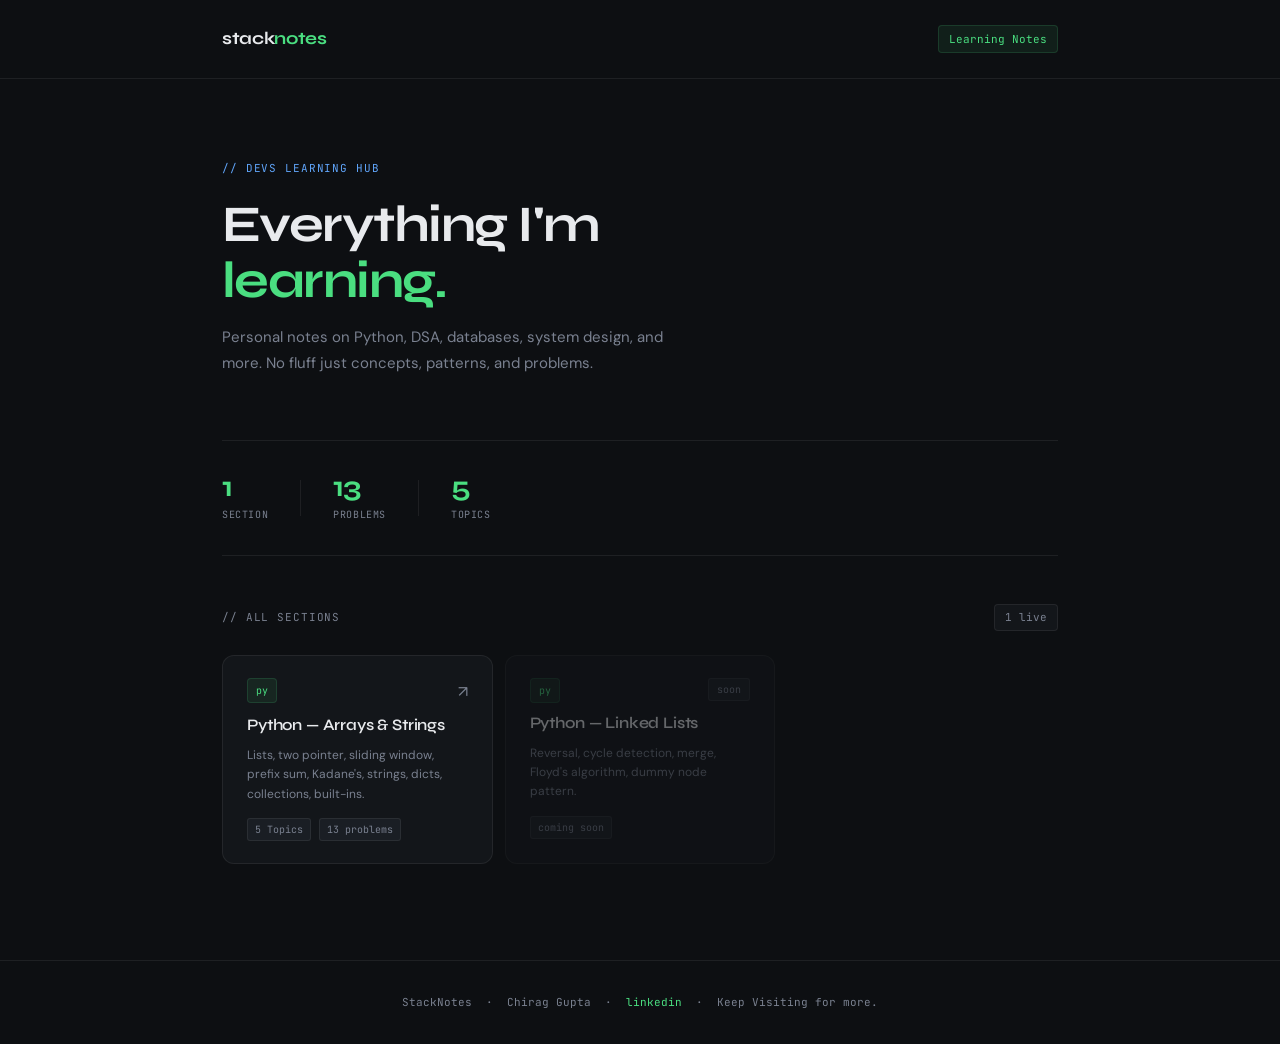
<file: index.html>
<!DOCTYPE html>
<html lang="en">
<head>
<meta charset="UTF-8">
<meta name="viewport" content="width=device-width, initial-scale=1.0">
<title>stacknotes</title>
<link rel="stylesheet" href="style.css">
<style>
  .index-hero {
    padding: 5rem 0 4rem;
    border-bottom: 1px solid var(--border);
  }

  .index-hero .hero-tag { margin-bottom: 1.2rem; }

  .subtitle {
    color: var(--muted);
    font-size: 15px;
    max-width: 480px;
    margin-top: 1rem;
    line-height: 1.7;
  }

  .notes-section {
    padding: 3rem 0 6rem;
  }

  .section-meta {
    display: flex;
    align-items: center;
    justify-content: space-between;
    margin-bottom: 1.5rem;
  }

  .section-title-label {
    font-family: 'JetBrains Mono', monospace;
    font-size: 11px;
    color: var(--muted);
    letter-spacing: 0.08em;
    text-transform: uppercase;
  }

  .count-badge {
    font-family: 'JetBrains Mono', monospace;
    font-size: 11px;
    color: var(--muted);
    background: var(--surface);
    border: 1px solid var(--border);
    padding: 3px 10px;
    border-radius: 4px;
  }

  .notes-grid {
    display: grid;
    grid-template-columns: repeat(auto-fill, minmax(260px, 1fr));
    gap: 12px;
  }

  .note-card {
    background: var(--surface);
    border: 1px solid var(--border);
    border-radius: 12px;
    padding: 1.4rem 1.5rem;
    text-decoration: none;
    color: var(--text);
    display: flex;
    flex-direction: column;
    gap: 10px;
    transition: all 0.15s ease;
    position: relative;
    overflow: hidden;
  }

  .note-card::before {
    content: '';
    position: absolute;
    top: 0; left: 0; right: 0;
    height: 2px;
    background: var(--accent);
    opacity: 0;
    transition: opacity 0.15s ease;
  }

  .note-card:hover {
    border-color: var(--border2);
    background: var(--surface2);
    transform: translateY(-1px);
  }

  .note-card:hover::before { opacity: 1; }

  .note-top {
    display: flex;
    align-items: flex-start;
    justify-content: space-between;
    gap: 8px;
  }

  .note-icon {
    font-family: 'JetBrains Mono', monospace;
    font-size: 10px;
    color: var(--accent);
    background: var(--tag-bg);
    border: 1px solid rgba(74,222,128,0.15);
    padding: 3px 8px;
    border-radius: 4px;
    white-space: nowrap;
  }

  .note-arrow {
    color: var(--muted);
    font-size: 16px;
    transition: transform 0.15s;
  }

  .note-card:hover .note-arrow { transform: translate(2px, -2px); }

  .note-title {
    font-family: 'Syne', sans-serif;
    font-size: 1rem;
    font-weight: 600;
    color: var(--text);
    letter-spacing: -0.01em;
    line-height: 1.3;
  }

  .note-desc {
    font-size: 12px;
    color: var(--muted);
    line-height: 1.6;
  }

  .note-footer {
    display: flex;
    align-items: center;
    gap: 8px;
    margin-top: 4px;
  }

  .note-tag {
    font-family: 'JetBrains Mono', monospace;
    font-size: 10px;
    color: var(--muted);
    background: var(--surface2);
    border: 1px solid var(--border);
    padding: 2px 7px;
    border-radius: 3px;
  }

  .coming-soon {
    opacity: 0.4;
    pointer-events: none;
    cursor: default;
  }

  .coming-soon::before { display: none; }

  .cs-badge {
    font-family: 'JetBrains Mono', monospace;
    font-size: 10px;
    color: var(--muted);
    background: var(--surface2);
    border: 1px solid var(--border);
    padding: 2px 8px;
    border-radius: 3px;
  }

  .stat-row {
    display: flex;
    align-items: center;
    gap: 2rem;
    padding: 2rem 0;
    border-bottom: 1px solid var(--border);
  }

  .stat { text-align: left; }

  .stat-num {
    font-family: 'Syne', sans-serif;
    font-size: 1.8rem;
    font-weight: 700;
    color: var(--accent);
    letter-spacing: -0.03em;
    line-height: 1;
  }

  .stat-label {
    font-family: 'JetBrains Mono', monospace;
    font-size: 10px;
    color: var(--muted);
    text-transform: uppercase;
    letter-spacing: 0.06em;
    margin-top: 4px;
  }

  .stat-divider {
    width: 1px;
    height: 36px;
    background: var(--border);
  }
</style>
</head>
<body>

<header>
  <div class="header-inner">
    <a href="index.html" class="logo">stack<span>notes</span></a>
    <span class="badge">Learning Notes</span>
  </div>
</header>

<div class="container">
  <div class="index-hero">
    <div class="hero-tag">// Devs Learning Hub</div>
    <h1>Everything I'm<br><em>learning.</em></h1>
    <p class="subtitle">Personal notes on Python, DSA, databases, system design, and more. No fluff just concepts, patterns, and problems.</p>
  </div>

  <div class="stat-row">
    <div class="stat">
      <div class="stat-num" id="page-count">1</div>
      <div class="stat-label">Section</div>
    </div>
    <div class="stat-divider"></div>
    <div class="stat">
      <div class="stat-num">13</div>
      <div class="stat-label">Problems</div>
    </div>
    <div class="stat-divider"></div>
    <div class="stat">
      <div class="stat-num">5</div>
      <div class="stat-label">Topics</div>
    </div>
  </div>

  <div class="notes-section">
    <div class="section-meta">
      <span class="section-title-label">// all sections</span>
      <span class="count-badge" id="live-count">1 live</span>
    </div>

    <div class="notes-grid">

      <!-- LIVE PAGES -->
      <a href="arrays-strings.html" class="note-card">
        <div class="note-top">
          <span class="note-icon">py</span>
          <span class="note-arrow">↗</span>
        </div>
        <div class="note-title">Python — Arrays & Strings</div>
        <div class="note-desc">Lists, two pointer, sliding window, prefix sum, Kadane's, strings, dicts, collections, built-ins.</div>
        <div class="note-footer">
          <span class="note-tag">5 Topics</span>
          <span class="note-tag">13 problems</span>
        </div>
      </a>

      <!-- COMING SOON PLACEHOLDERS -->
      <div class="note-card coming-soon">
        <div class="note-top">
          <span class="note-icon">py</span>
          <span class="cs-badge">soon</span>
        </div>
        <div class="note-title">Python — Linked Lists</div>
        <div class="note-desc">Reversal, cycle detection, merge, Floyd's algorithm, dummy node pattern.</div>
        <div class="note-footer">
          <span class="note-tag">coming soon</span>
        </div>
      </div>

    </div>
  </div>
</div>

<footer>
  <div class="container">
    StackNotes &nbsp;·&nbsp; Chirag Gupta &nbsp;·&nbsp; 
    <a href="https://www.linkedin.com/in/chiraggupta1706/" target="_blank" style="color: var(--accent); text-decoration: none;">linkedin</a>
    &nbsp;·&nbsp; Keep Visiting for more.
  </div>
</footer>

</body>
</html>
</file>
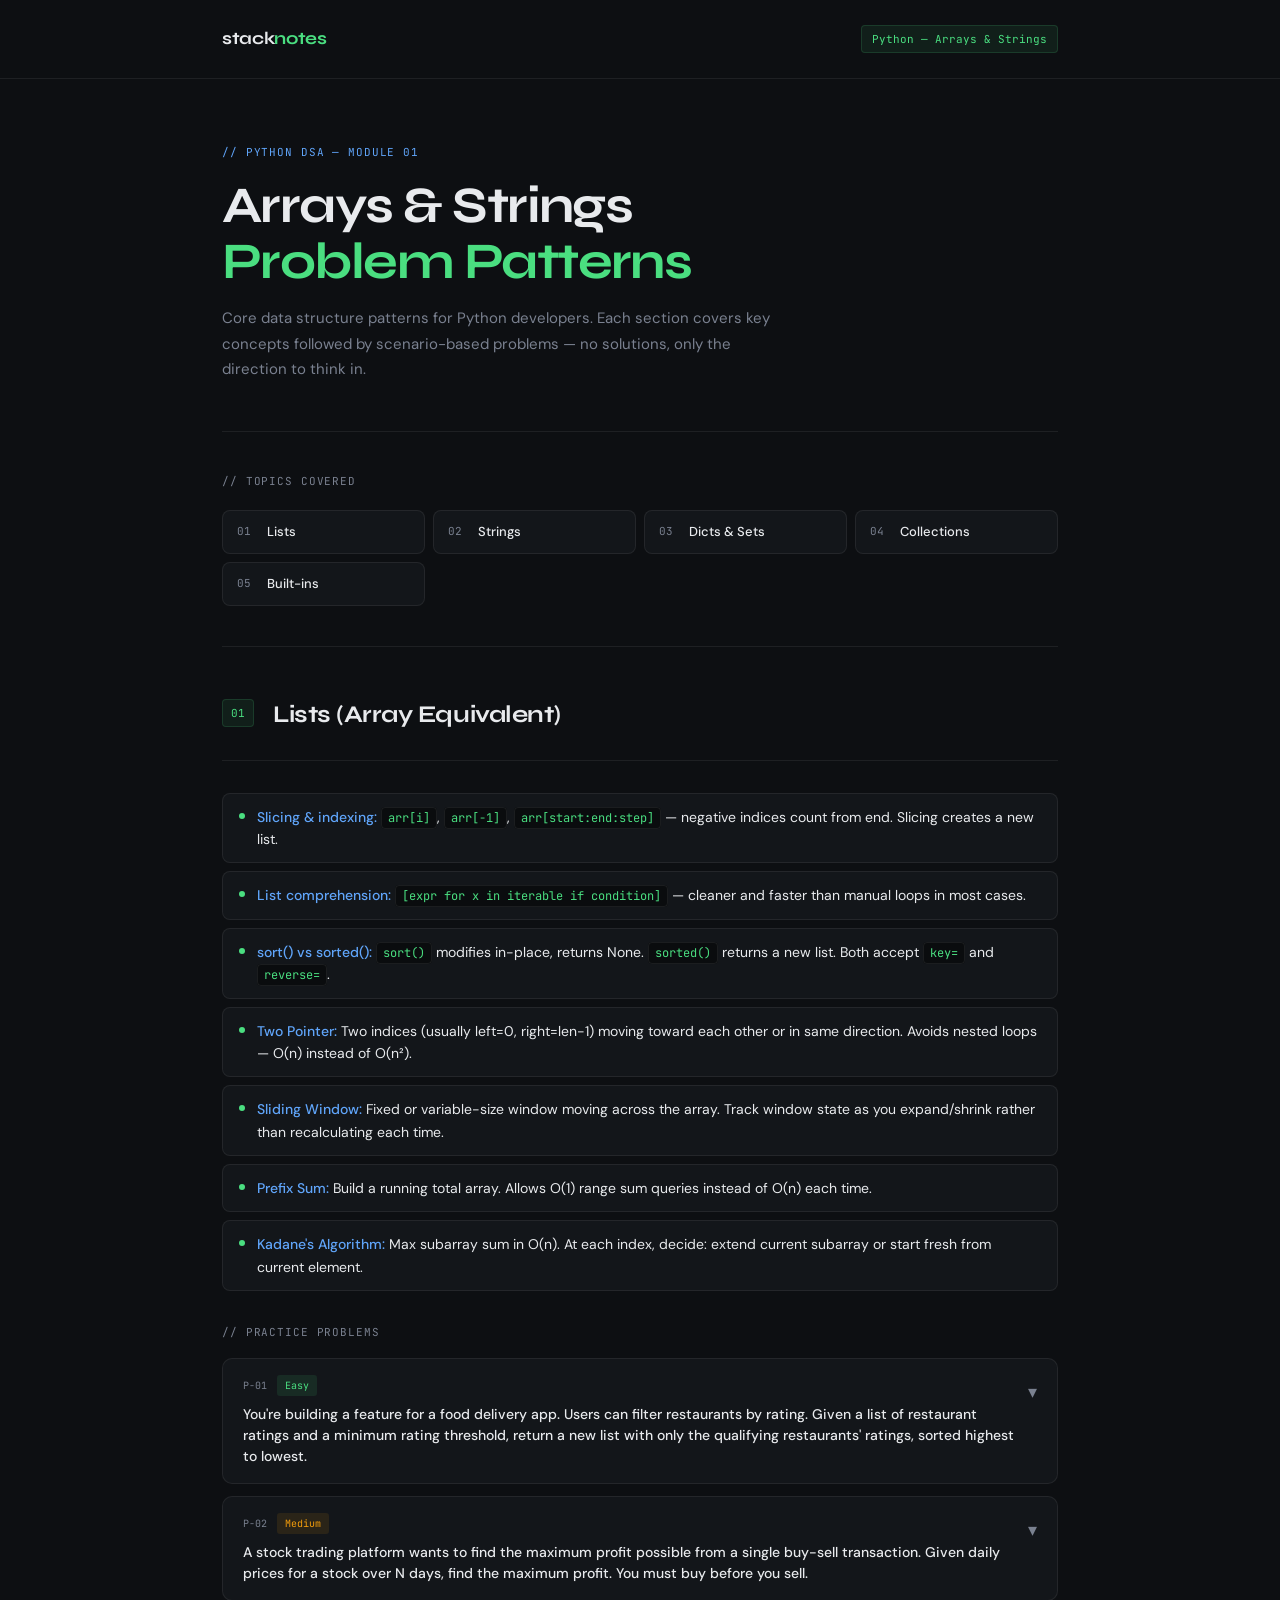
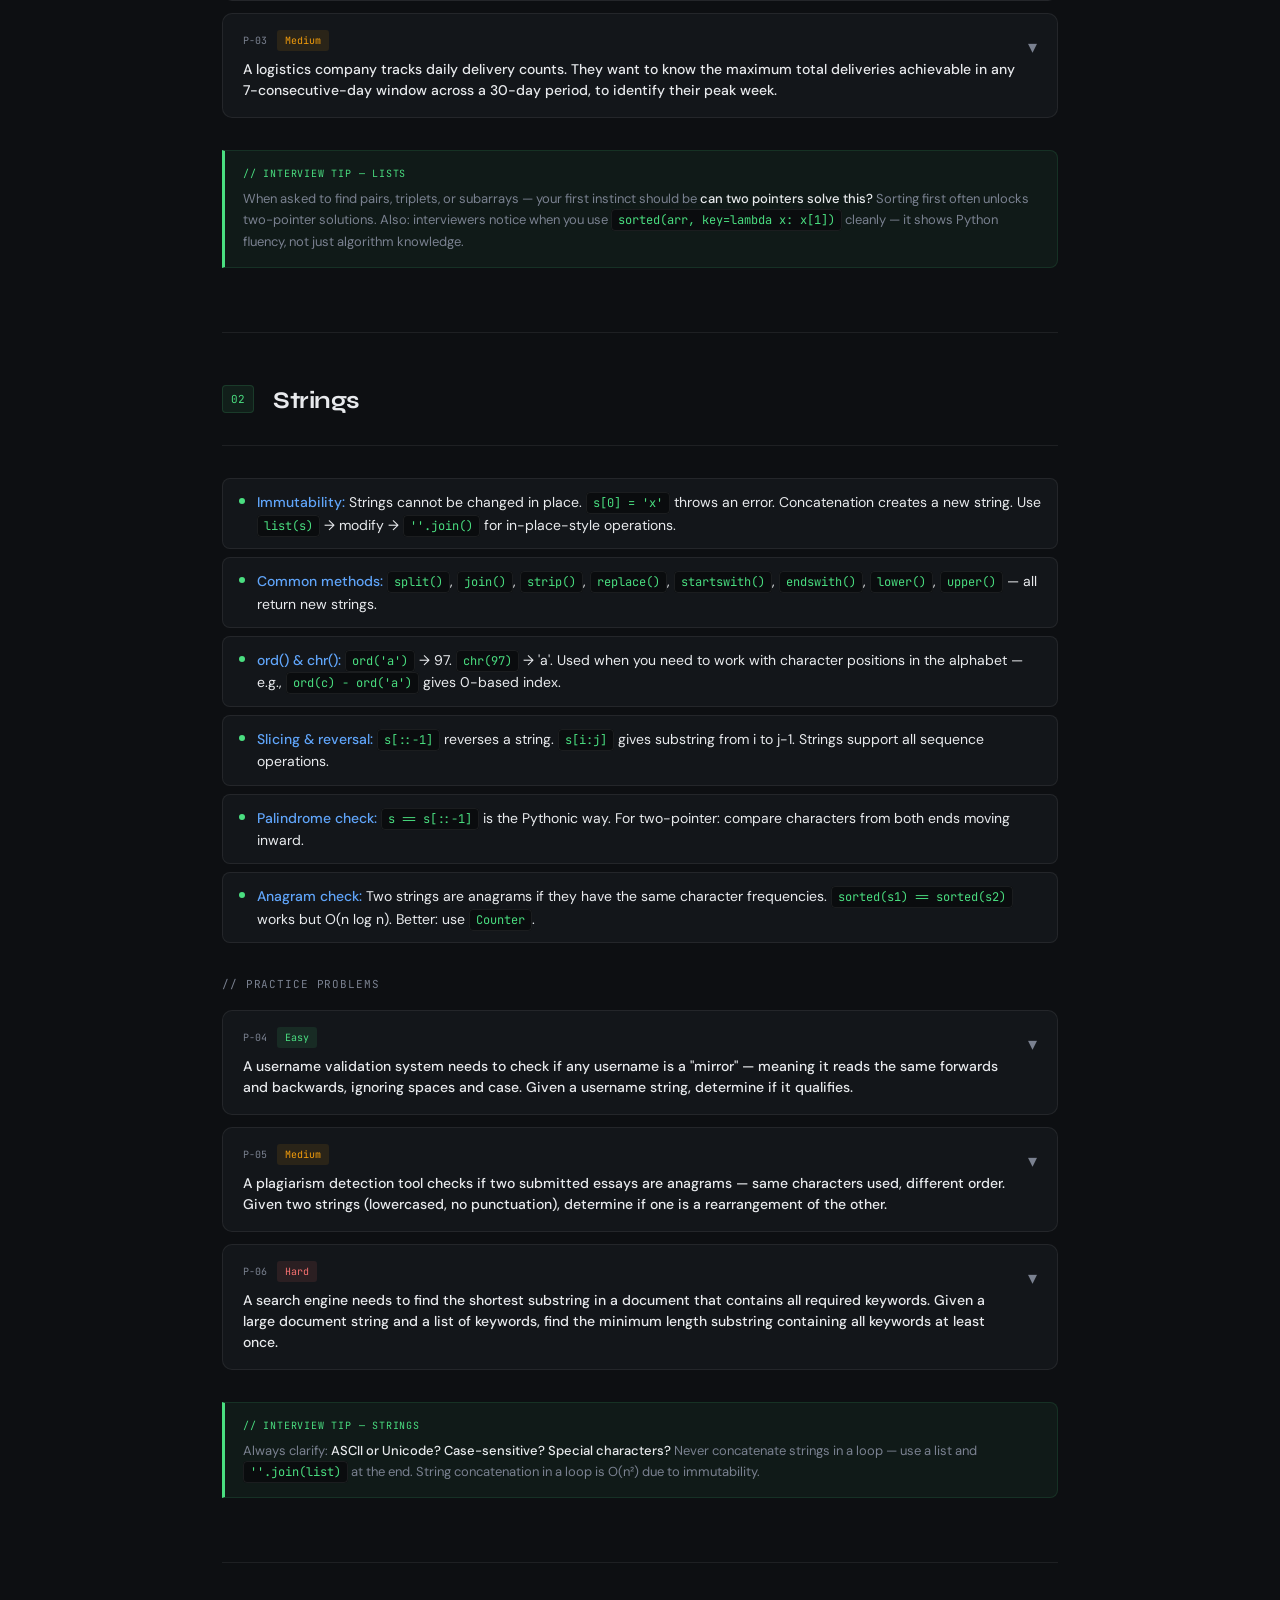
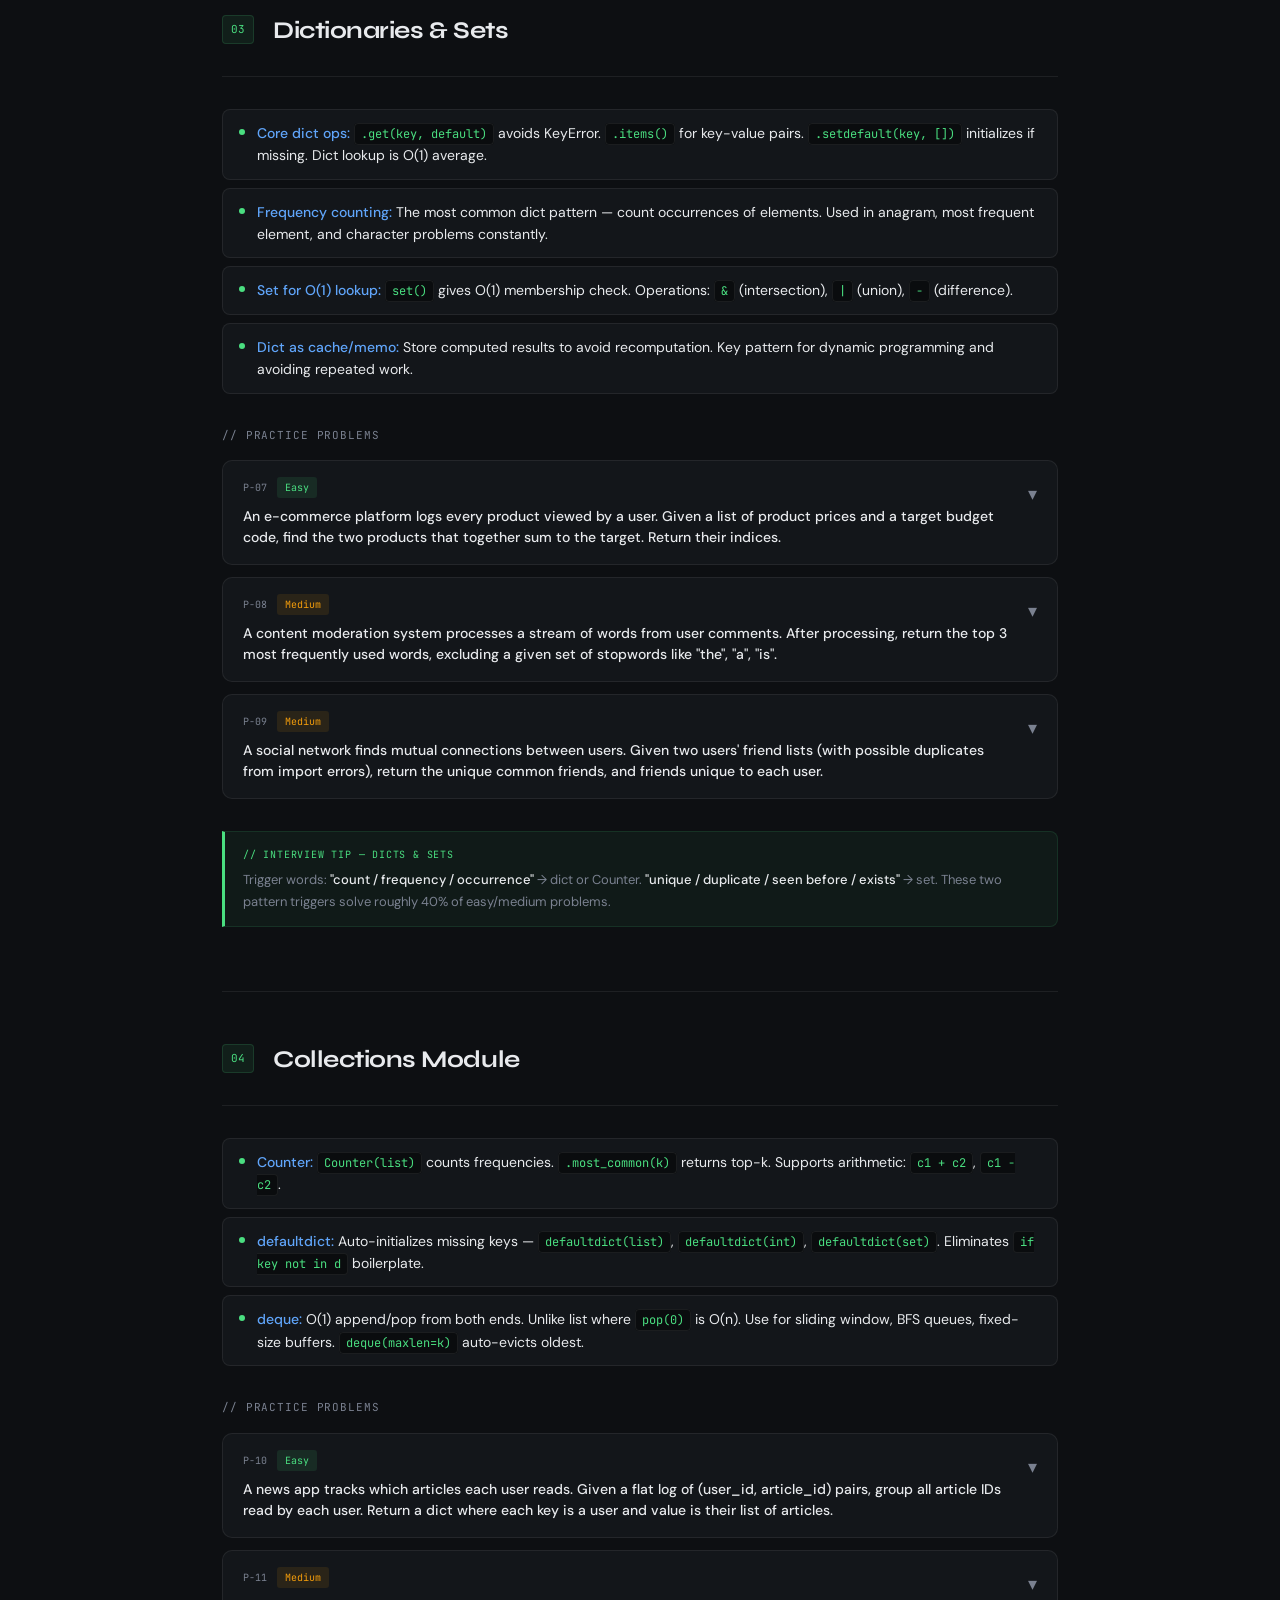
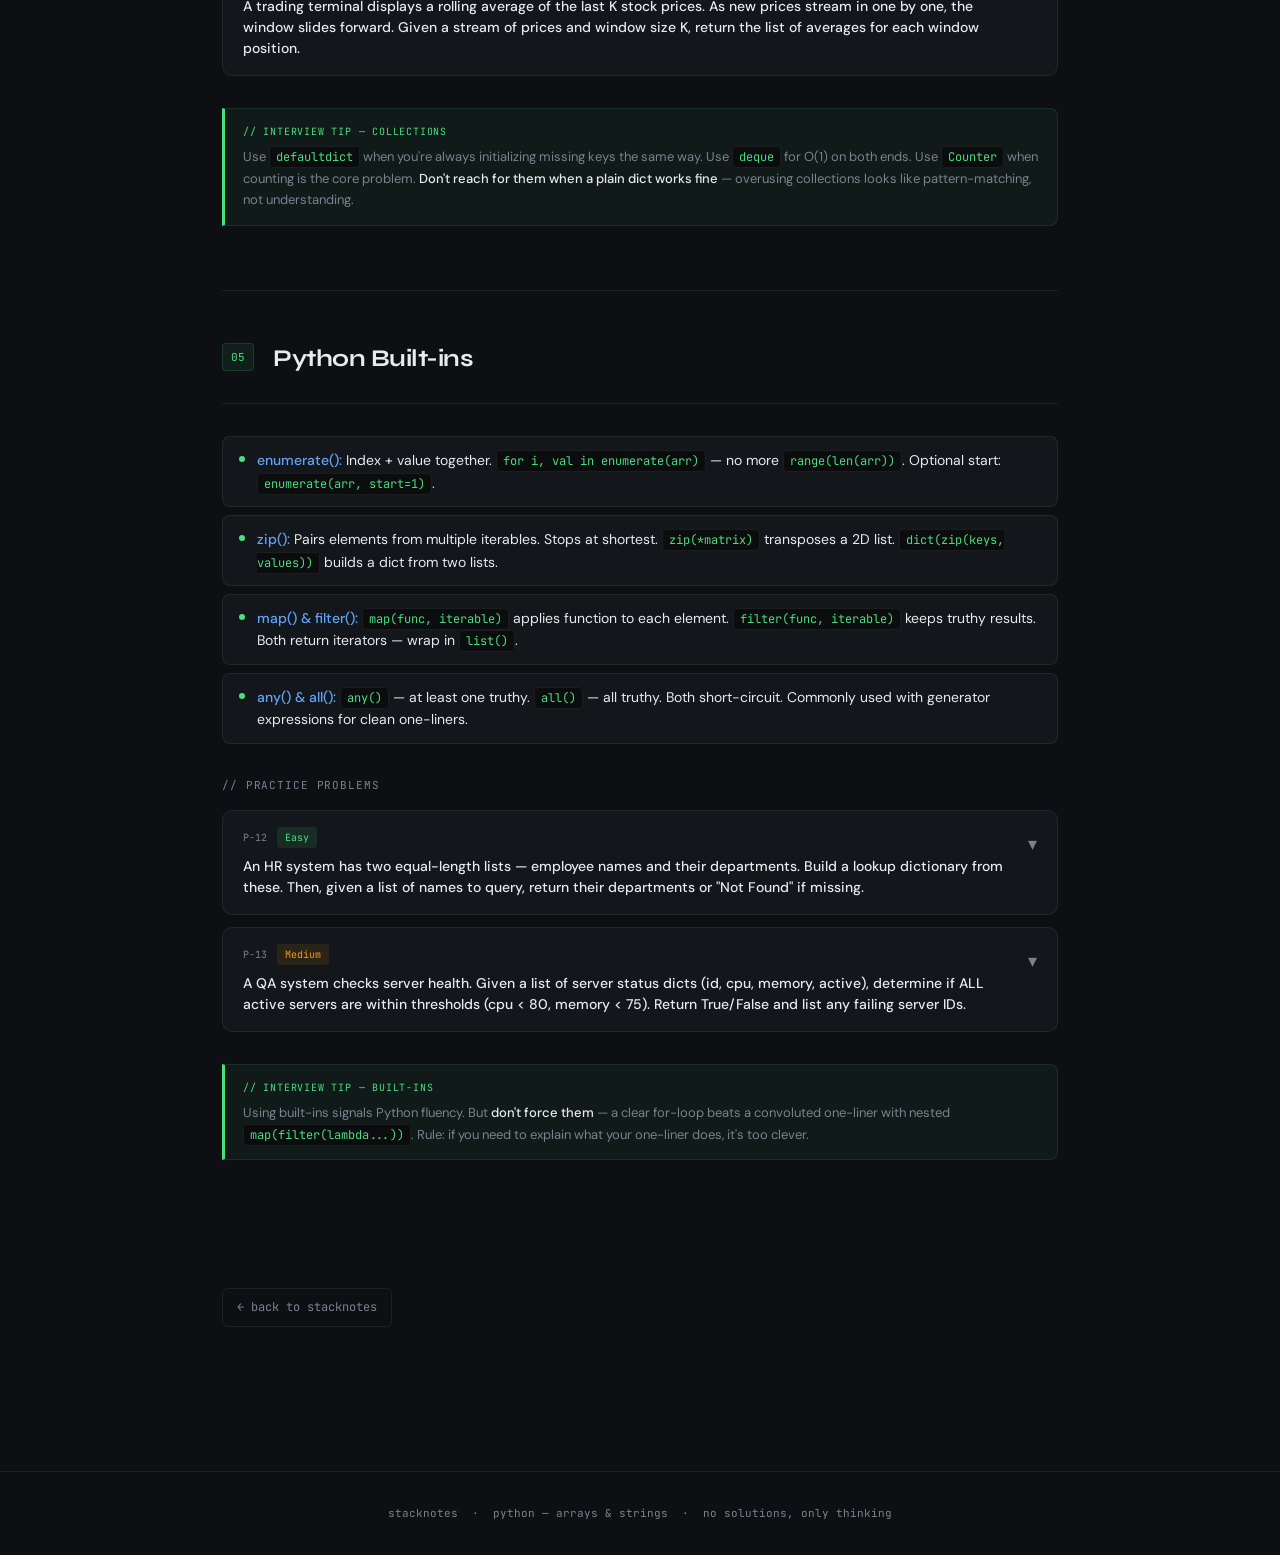
<file: Array-Strings.html>
<!DOCTYPE html>
<html lang="en">
<head>
<meta charset="UTF-8">
<meta name="viewport" content="width=device-width, initial-scale=1.0">
<title>stacknotes — Python: Arrays & Strings</title>
<link rel="stylesheet" href="style.css">
</head>
<body>

<header>
  <div class="header-inner">
    <a href="index.html" class="logo">stack<span>notes</span></a>
    <span class="badge">Python — Arrays & Strings</span>
  </div>
</header>

<div class="container">
  <div class="hero">
    <div class="hero-tag">// Python DSA — Module 01</div>
    <h1>Arrays & Strings<br><em>Problem Patterns</em></h1>
    <p class="hero-desc">Core data structure patterns for Python developers. Each section covers key concepts followed by scenario-based problems — no solutions, only the direction to think in.</p>
  </div>

  <div class="toc">
    <div class="toc-label">// Topics covered</div>
    <div class="toc-grid">
      <a href="#lists"       class="toc-item"><span class="toc-num">01</span><span class="toc-name">Lists</span></a>
      <a href="#strings"     class="toc-item"><span class="toc-num">02</span><span class="toc-name">Strings</span></a>
      <a href="#dicts"       class="toc-item"><span class="toc-num">03</span><span class="toc-name">Dicts & Sets</span></a>
      <a href="#collections" class="toc-item"><span class="toc-num">04</span><span class="toc-name">Collections</span></a>
      <a href="#builtins"    class="toc-item"><span class="toc-num">05</span><span class="toc-name">Built-ins</span></a>
    </div>
  </div>

  <div class="main-content">

    <!-- SECTION 1: LISTS -->
    <div class="section" id="lists">
      <div class="section-header">
        <span class="section-num">01</span>
        <h2>Lists (Array Equivalent)</h2>
      </div>

      <div class="concepts">
        <div class="concept-row"><div class="concept-dot"></div><div class="concept-text"><strong>Slicing & indexing:</strong> <code>arr[i]</code>, <code>arr[-1]</code>, <code>arr[start:end:step]</code> — negative indices count from end. Slicing creates a new list.</div></div>
        <div class="concept-row"><div class="concept-dot"></div><div class="concept-text"><strong>List comprehension:</strong> <code>[expr for x in iterable if condition]</code> — cleaner and faster than manual loops in most cases.</div></div>
        <div class="concept-row"><div class="concept-dot"></div><div class="concept-text"><strong>sort() vs sorted():</strong> <code>sort()</code> modifies in-place, returns None. <code>sorted()</code> returns a new list. Both accept <code>key=</code> and <code>reverse=</code>.</div></div>
        <div class="concept-row"><div class="concept-dot"></div><div class="concept-text"><strong>Two Pointer:</strong> Two indices (usually left=0, right=len-1) moving toward each other or in same direction. Avoids nested loops — O(n) instead of O(n²).</div></div>
        <div class="concept-row"><div class="concept-dot"></div><div class="concept-text"><strong>Sliding Window:</strong> Fixed or variable-size window moving across the array. Track window state as you expand/shrink rather than recalculating each time.</div></div>
        <div class="concept-row"><div class="concept-dot"></div><div class="concept-text"><strong>Prefix Sum:</strong> Build a running total array. Allows O(1) range sum queries instead of O(n) each time.</div></div>
        <div class="concept-row"><div class="concept-dot"></div><div class="concept-text"><strong>Kadane's Algorithm:</strong> Max subarray sum in O(n). At each index, decide: extend current subarray or start fresh from current element.</div></div>
      </div>

      <div class="problems-label">// Practice Problems</div>

      <div class="problem-card" onclick="toggle(this)">
        <div class="problem-header">
          <div>
            <div class="problem-meta"><span class="problem-num">P-01</span><span class="diff-badge easy">Easy</span></div>
            <div class="problem-title">You're building a feature for a food delivery app. Users can filter restaurants by rating. Given a list of restaurant ratings and a minimum rating threshold, return a new list with only the qualifying restaurants' ratings, sorted highest to lowest.</div>
          </div>
          <span class="chevron">▾</span>
        </div>
        <div class="problem-body">
          <div class="problem-statement">
            <p><strong>Input:</strong> <code>ratings = [4.2, 3.8, 4.7, 2.9, 4.5, 3.1]</code>, <code>min_rating = 4.0</code></p>
            <p><strong>Output:</strong> <code>[4.7, 4.5, 4.2]</code></p>
            <p>Do not modify the original list. The output should be a new list.</p>
          </div>
          <div class="constraints">Constraints: 1 ≤ len(ratings) ≤ 10⁴ | 0.0 ≤ rating ≤ 5.0 | 0.0 ≤ min_rating ≤ 5.0</div>
          <div class="approach-section">
            <div class="approach-label">→ Approach hint</div>
            <div class="approach-text">Think about what Python tool lets you filter an iterable based on a condition in one line. Then apply sorting with a direction. <strong>Key question:</strong> what does <code>sorted()</code> return vs <code>.sort()</code>? Which one preserves the original?</div>
          </div>
        </div>
      </div>

      <div class="problem-card" onclick="toggle(this)">
        <div class="problem-header">
          <div>
            <div class="problem-meta"><span class="problem-num">P-02</span><span class="diff-badge medium">Medium</span></div>
            <div class="problem-title">A stock trading platform wants to find the maximum profit possible from a single buy-sell transaction. Given daily prices for a stock over N days, find the maximum profit. You must buy before you sell.</div>
          </div>
          <span class="chevron">▾</span>
        </div>
        <div class="problem-body">
          <div class="problem-statement">
            <p><strong>Input:</strong> <code>prices = [120, 80, 100, 95, 140, 60, 150]</code></p>
            <p><strong>Output:</strong> <code>90</code> (buy at 60, sell at 150)</p>
            <p>If no profit is possible, return 0. You cannot sell before buying.</p>
          </div>
          <div class="constraints">Constraints: 1 ≤ len(prices) ≤ 10⁵ | 1 ≤ prices[i] ≤ 10⁴</div>
          <div class="approach-section">
            <div class="approach-label">→ Approach hint</div>
            <div class="approach-text">Brute force is O(n²) — check every pair. Can you do better? Think about what you need to track as you move left to right: <strong>the minimum price seen so far</strong>. At each step, what's the profit if you sell today? <strong>Key insight:</strong> you don't need to look back if you already know the cheapest buy price up to this point.</div>
          </div>
        </div>
      </div>

      <div class="problem-card" onclick="toggle(this)">
        <div class="problem-header">
          <div>
            <div class="problem-meta"><span class="problem-num">P-03</span><span class="diff-badge medium">Medium</span></div>
            <div class="problem-title">A logistics company tracks daily delivery counts. They want to know the maximum total deliveries achievable in any 7-consecutive-day window across a 30-day period, to identify their peak week.</div>
          </div>
          <span class="chevron">▾</span>
        </div>
        <div class="problem-body">
          <div class="problem-statement">
            <p><strong>Input:</strong> <code>deliveries = [12, 8, 15, 20, 7, 18, 25, 10, 14, 19, ...]</code> (30 values)</p>
            <p><strong>Output:</strong> Maximum sum of any 7 consecutive days</p>
            <p>The window must be exactly 7 days wide. Return the maximum sum found.</p>
          </div>
          <div class="constraints">Constraints: len(deliveries) = 30 | 0 ≤ deliveries[i] ≤ 1000</div>
          <div class="approach-section">
            <div class="approach-label">→ Approach hint</div>
            <div class="approach-text">If you recalculate the sum from scratch for every window, that's O(n*k). <strong>Sliding window idea:</strong> when you move one step forward, what changes in your sum? You lose the leftmost element and gain a new rightmost element. Can you update the sum in O(1) instead of recalculating? Start with the first window's sum, then slide.</div>
          </div>
        </div>
      </div>

      <div class="tip-box">
        <div class="tip-label">// Interview tip — Lists</div>
        <div class="tip-text">When asked to find pairs, triplets, or subarrays — your first instinct should be <strong>can two pointers solve this?</strong> Sorting first often unlocks two-pointer solutions. Also: interviewers notice when you use <code>sorted(arr, key=lambda x: x[1])</code> cleanly — it shows Python fluency, not just algorithm knowledge.</div>
      </div>
    </div>

    <div class="divider"></div>

    <!-- SECTION 2: STRINGS -->
    <div class="section" id="strings">
      <div class="section-header">
        <span class="section-num">02</span>
        <h2>Strings</h2>
      </div>

      <div class="concepts">
        <div class="concept-row"><div class="concept-dot"></div><div class="concept-text"><strong>Immutability:</strong> Strings cannot be changed in place. <code>s[0] = 'x'</code> throws an error. Concatenation creates a new string. Use <code>list(s)</code> → modify → <code>''.join()</code> for in-place-style operations.</div></div>
        <div class="concept-row"><div class="concept-dot"></div><div class="concept-text"><strong>Common methods:</strong> <code>split()</code>, <code>join()</code>, <code>strip()</code>, <code>replace()</code>, <code>startswith()</code>, <code>endswith()</code>, <code>lower()</code>, <code>upper()</code> — all return new strings.</div></div>
        <div class="concept-row"><div class="concept-dot"></div><div class="concept-text"><strong>ord() & chr():</strong> <code>ord('a')</code> → 97. <code>chr(97)</code> → 'a'. Used when you need to work with character positions in the alphabet — e.g., <code>ord(c) - ord('a')</code> gives 0-based index.</div></div>
        <div class="concept-row"><div class="concept-dot"></div><div class="concept-text"><strong>Slicing & reversal:</strong> <code>s[::-1]</code> reverses a string. <code>s[i:j]</code> gives substring from i to j-1. Strings support all sequence operations.</div></div>
        <div class="concept-row"><div class="concept-dot"></div><div class="concept-text"><strong>Palindrome check:</strong> <code>s == s[::-1]</code> is the Pythonic way. For two-pointer: compare characters from both ends moving inward.</div></div>
        <div class="concept-row"><div class="concept-dot"></div><div class="concept-text"><strong>Anagram check:</strong> Two strings are anagrams if they have the same character frequencies. <code>sorted(s1) == sorted(s2)</code> works but O(n log n). Better: use <code>Counter</code>.</div></div>
      </div>

      <div class="problems-label">// Practice Problems</div>

      <div class="problem-card" onclick="toggle(this)">
        <div class="problem-header">
          <div>
            <div class="problem-meta"><span class="problem-num">P-04</span><span class="diff-badge easy">Easy</span></div>
            <div class="problem-title">A username validation system needs to check if any username is a "mirror" — meaning it reads the same forwards and backwards, ignoring spaces and case. Given a username string, determine if it qualifies.</div>
          </div>
          <span class="chevron">▾</span>
        </div>
        <div class="problem-body">
          <div class="problem-statement">
            <p><strong>Input:</strong> <code>"Race Car"</code></p>
            <p><strong>Output:</strong> <code>True</code></p>
            <p>Ignore spaces and case. Only consider alphanumeric characters. <code>"A man a plan a canal Panama"</code> → <code>True</code>.</p>
          </div>
          <div class="constraints">Constraints: 1 ≤ len(s) ≤ 10⁵ | May contain spaces, punctuation, mixed case</div>
          <div class="approach-section">
            <div class="approach-label">→ Approach hint</div>
            <div class="approach-text">Before checking, clean the string. <strong>Think in steps:</strong> (1) remove everything that isn't alphanumeric — what Python string method or list comprehension helps here? (2) normalize case. (3) check palindrome. <strong>Bonus:</strong> can you do this in one clean line using slicing?</div>
          </div>
        </div>
      </div>

      <div class="problem-card" onclick="toggle(this)">
        <div class="problem-header">
          <div>
            <div class="problem-meta"><span class="problem-num">P-05</span><span class="diff-badge medium">Medium</span></div>
            <div class="problem-title">A plagiarism detection tool checks if two submitted essays are anagrams — same characters used, different order. Given two strings (lowercased, no punctuation), determine if one is a rearrangement of the other.</div>
          </div>
          <span class="chevron">▾</span>
        </div>
        <div class="problem-body">
          <div class="problem-statement">
            <p><strong>Input:</strong> <code>s1 = "listen"</code>, <code>s2 = "silent"</code></p>
            <p><strong>Output:</strong> <code>True</code></p>
            <p><code>s1 = "hello"</code>, <code>s2 = "world"</code> → <code>False</code>. Only lowercase a-z, no spaces.</p>
          </div>
          <div class="constraints">Constraints: 1 ≤ len(s1), len(s2) ≤ 5×10⁴ | Only lowercase a-z</div>
          <div class="approach-section">
            <div class="approach-label">→ Approach hint</div>
            <div class="approach-text"><strong>Three approaches — think about the tradeoff:</strong> (1) Sort both and compare — O(n log n). (2) Frequency dict manually — O(n). (3) Counter — cleanest, O(n). <strong>First check:</strong> if lengths differ, what's the answer immediately?</div>
          </div>
        </div>
      </div>

      <div class="problem-card" onclick="toggle(this)">
        <div class="problem-header">
          <div>
            <div class="problem-meta"><span class="problem-num">P-06</span><span class="diff-badge hard">Hard</span></div>
            <div class="problem-title">A search engine needs to find the shortest substring in a document that contains all required keywords. Given a large document string and a list of keywords, find the minimum length substring containing all keywords at least once.</div>
          </div>
          <span class="chevron">▾</span>
        </div>
        <div class="problem-body">
          <div class="problem-statement">
            <p><strong>Input:</strong> <code>s = "ADOBECODEBANC"</code>, <code>keywords = ["A", "B", "C"]</code></p>
            <p><strong>Output:</strong> <code>"BANC"</code></p>
            <p>If no valid substring exists, return an empty string.</p>
          </div>
          <div class="constraints">Constraints: 1 ≤ len(s) ≤ 10⁵ | 1 ≤ len(keywords) ≤ 100</div>
          <div class="approach-section">
            <div class="approach-label">→ Approach hint</div>
            <div class="approach-text">Variable sliding window. Expand right until all keywords are covered. Then shrink from the left while still covering all keywords — that's your candidate. Record minimum and repeat. <strong>Key question:</strong> what data structure tracks how many of each keyword you currently have vs how many you need?</div>
          </div>
        </div>
      </div>

      <div class="tip-box">
        <div class="tip-label">// Interview tip — Strings</div>
        <div class="tip-text">Always clarify: <strong>ASCII or Unicode? Case-sensitive? Special characters?</strong> Never concatenate strings in a loop — use a list and <code>''.join(list)</code> at the end. String concatenation in a loop is O(n²) due to immutability.</div>
      </div>
    </div>

    <div class="divider"></div>

    <!-- SECTION 3: DICTS & SETS -->
    <div class="section" id="dicts">
      <div class="section-header">
        <span class="section-num">03</span>
        <h2>Dictionaries & Sets</h2>
      </div>

      <div class="concepts">
        <div class="concept-row"><div class="concept-dot"></div><div class="concept-text"><strong>Core dict ops:</strong> <code>.get(key, default)</code> avoids KeyError. <code>.items()</code> for key-value pairs. <code>.setdefault(key, [])</code> initializes if missing. Dict lookup is O(1) average.</div></div>
        <div class="concept-row"><div class="concept-dot"></div><div class="concept-text"><strong>Frequency counting:</strong> The most common dict pattern — count occurrences of elements. Used in anagram, most frequent element, and character problems constantly.</div></div>
        <div class="concept-row"><div class="concept-dot"></div><div class="concept-text"><strong>Set for O(1) lookup:</strong> <code>set()</code> gives O(1) membership check. Operations: <code>&</code> (intersection), <code>|</code> (union), <code>-</code> (difference).</div></div>
        <div class="concept-row"><div class="concept-dot"></div><div class="concept-text"><strong>Dict as cache/memo:</strong> Store computed results to avoid recomputation. Key pattern for dynamic programming and avoiding repeated work.</div></div>
      </div>

      <div class="problems-label">// Practice Problems</div>

      <div class="problem-card" onclick="toggle(this)">
        <div class="problem-header">
          <div>
            <div class="problem-meta"><span class="problem-num">P-07</span><span class="diff-badge easy">Easy</span></div>
            <div class="problem-title">An e-commerce platform logs every product viewed by a user. Given a list of product prices and a target budget code, find the two products that together sum to the target. Return their indices.</div>
          </div>
          <span class="chevron">▾</span>
        </div>
        <div class="problem-body">
          <div class="problem-statement">
            <p><strong>Input:</strong> <code>products = [200, 450, 300, 150, 500]</code>, <code>target = 600</code></p>
            <p><strong>Output:</strong> <code>[0, 2]</code> (200 + 300 = 600)</p>
            <p>Exactly one valid pair exists. You may not use the same element twice.</p>
          </div>
          <div class="constraints">Constraints: 2 ≤ len(products) ≤ 10⁴ | Values and target are positive integers</div>
          <div class="approach-section">
            <div class="approach-label">→ Approach hint</div>
            <div class="approach-text">Brute force: every pair — O(n²). <strong>One-pass approach:</strong> at each element you know what you need (target - current). If you could check in O(1) whether that value exists and where — what data structure gives you that as you iterate?</div>
          </div>
        </div>
      </div>

      <div class="problem-card" onclick="toggle(this)">
        <div class="problem-header">
          <div>
            <div class="problem-meta"><span class="problem-num">P-08</span><span class="diff-badge medium">Medium</span></div>
            <div class="problem-title">A content moderation system processes a stream of words from user comments. After processing, return the top 3 most frequently used words, excluding a given set of stopwords like "the", "a", "is".</div>
          </div>
          <span class="chevron">▾</span>
        </div>
        <div class="problem-body">
          <div class="problem-statement">
            <p><strong>Input:</strong> <code>words = ["the", "sky", "is", "blue", "the", "sky", "is", "clear", "sky"]</code>, <code>stopwords = {"the", "is"}</code></p>
            <p><strong>Output:</strong> <code>["sky", "blue", "clear"]</code></p>
            <p>Sort by frequency descending, then alphabetically for ties.</p>
          </div>
          <div class="constraints">Constraints: 1 ≤ len(words) ≤ 5×10⁴ | All lowercase | k = 3</div>
          <div class="approach-section">
            <div class="approach-label">→ Approach hint</div>
            <div class="approach-text"><strong>Step 1:</strong> Filter stopwords — stopwords is a set, membership check O(1). <strong>Step 2:</strong> Count frequencies — which collections tool is built exactly for this? <strong>Step 3:</strong> Get top-k — that tool has a direct method. <strong>Tricky:</strong> same frequency ties — how do you sort by frequency descending AND alphabetically ascending simultaneously?</div>
          </div>
        </div>
      </div>

      <div class="problem-card" onclick="toggle(this)">
        <div class="problem-header">
          <div>
            <div class="problem-meta"><span class="problem-num">P-09</span><span class="diff-badge medium">Medium</span></div>
            <div class="problem-title">A social network finds mutual connections between users. Given two users' friend lists (with possible duplicates from import errors), return the unique common friends, and friends unique to each user.</div>
          </div>
          <span class="chevron">▾</span>
        </div>
        <div class="problem-body">
          <div class="problem-statement">
            <p><strong>Input:</strong> <code>user_a = [101, 204, 305, 101, 406]</code>, <code>user_b = [204, 305, 507, 204]</code></p>
            <p><strong>Output:</strong> <code>{"mutual": [204, 305], "only_a": [101, 406], "only_b": [507]}</code></p>
            <p>Handle duplicate IDs. Output lists can be in any order.</p>
          </div>
          <div class="constraints">Constraints: 0 ≤ len(list) ≤ 10⁴ | User IDs are positive integers</div>
          <div class="approach-section">
            <div class="approach-label">→ Approach hint</div>
            <div class="approach-text">Convert both lists to sets — duplicates disappear automatically. Then set operations: mutual = <code>&</code>, only_a = <code>-</code>, only_b = reverse <code>-</code>. <strong>Think further:</strong> if the problem required preserving original order, could you still use sets?</div>
          </div>
        </div>
      </div>

      <div class="tip-box">
        <div class="tip-label">// Interview tip — Dicts & Sets</div>
        <div class="tip-text">Trigger words: <strong>"count / frequency / occurrence"</strong> → dict or Counter. <strong>"unique / duplicate / seen before / exists"</strong> → set. These two pattern triggers solve roughly 40% of easy/medium problems.</div>
      </div>
    </div>

    <div class="divider"></div>

    <!-- SECTION 4: COLLECTIONS -->
    <div class="section" id="collections">
      <div class="section-header">
        <span class="section-num">04</span>
        <h2>Collections Module</h2>
      </div>

      <div class="concepts">
        <div class="concept-row"><div class="concept-dot"></div><div class="concept-text"><strong>Counter:</strong> <code>Counter(list)</code> counts frequencies. <code>.most_common(k)</code> returns top-k. Supports arithmetic: <code>c1 + c2</code>, <code>c1 - c2</code>.</div></div>
        <div class="concept-row"><div class="concept-dot"></div><div class="concept-text"><strong>defaultdict:</strong> Auto-initializes missing keys — <code>defaultdict(list)</code>, <code>defaultdict(int)</code>, <code>defaultdict(set)</code>. Eliminates <code>if key not in d</code> boilerplate.</div></div>
        <div class="concept-row"><div class="concept-dot"></div><div class="concept-text"><strong>deque:</strong> O(1) append/pop from both ends. Unlike list where <code>pop(0)</code> is O(n). Use for sliding window, BFS queues, fixed-size buffers. <code>deque(maxlen=k)</code> auto-evicts oldest.</div></div>
      </div>

      <div class="problems-label">// Practice Problems</div>

      <div class="problem-card" onclick="toggle(this)">
        <div class="problem-header">
          <div>
            <div class="problem-meta"><span class="problem-num">P-10</span><span class="diff-badge easy">Easy</span></div>
            <div class="problem-title">A news app tracks which articles each user reads. Given a flat log of (user_id, article_id) pairs, group all article IDs read by each user. Return a dict where each key is a user and value is their list of articles.</div>
          </div>
          <span class="chevron">▾</span>
        </div>
        <div class="problem-body">
          <div class="problem-statement">
            <p><strong>Input:</strong> <code>logs = [(1, "a1"), (2, "a3"), (1, "a2"), (3, "a1"), (2, "a1")]</code></p>
            <p><strong>Output:</strong> <code>{1: ["a1", "a2"], 2: ["a3", "a1"], 3: ["a1"]}</code></p>
            <p>Order of articles per user should match order of appearance in logs.</p>
          </div>
          <div class="constraints">Constraints: 1 ≤ len(logs) ≤ 10⁵</div>
          <div class="approach-section">
            <div class="approach-label">→ Approach hint</div>
            <div class="approach-text"><code>defaultdict(list)</code> auto-creates an empty list when a new key is first accessed — no <code>if user not in d</code> needed. Iterate logs, unpack tuple, append directly. <strong>Think:</strong> how would this change if you needed unique articles per user?</div>
          </div>
        </div>
      </div>

      <div class="problem-card" onclick="toggle(this)">
        <div class="problem-header">
          <div>
            <div class="problem-meta"><span class="problem-num">P-11</span><span class="diff-badge medium">Medium</span></div>
            <div class="problem-title">A trading terminal displays a rolling average of the last K stock prices. As new prices stream in one by one, the window slides forward. Given a stream of prices and window size K, return the list of averages for each window position.</div>
          </div>
          <span class="chevron">▾</span>
        </div>
        <div class="problem-body">
          <div class="problem-statement">
            <p><strong>Input:</strong> <code>prices = [100, 110, 105, 120, 95, 130]</code>, <code>k = 3</code></p>
            <p><strong>Output:</strong> <code>[105.0, 111.67, 106.67, 115.0]</code></p>
            <p>Return results rounded to 2 decimal places.</p>
          </div>
          <div class="constraints">Constraints: 1 ≤ k ≤ len(prices) ≤ 10⁵</div>
          <div class="approach-section">
            <div class="approach-label">→ Approach hint</div>
            <div class="approach-text"><code>deque(maxlen=k)</code> — when you append to a full maxlen deque, it auto-drops the oldest element. Append new price → if <code>len(deque) == k</code>, calculate average. No manual index tracking. <strong>Alternative:</strong> can you solve with just a running sum variable?</div>
          </div>
        </div>
      </div>

      <div class="tip-box">
        <div class="tip-label">// Interview tip — Collections</div>
        <div class="tip-text">Use <code>defaultdict</code> when you're always initializing missing keys the same way. Use <code>deque</code> for O(1) on both ends. Use <code>Counter</code> when counting is the core problem. <strong>Don't reach for them when a plain dict works fine</strong> — overusing collections looks like pattern-matching, not understanding.</div>
      </div>
    </div>

    <div class="divider"></div>

    <!-- SECTION 5: BUILT-INS -->
    <div class="section" id="builtins">
      <div class="section-header">
        <span class="section-num">05</span>
        <h2>Python Built-ins</h2>
      </div>

      <div class="concepts">
        <div class="concept-row"><div class="concept-dot"></div><div class="concept-text"><strong>enumerate():</strong> Index + value together. <code>for i, val in enumerate(arr)</code> — no more <code>range(len(arr))</code>. Optional start: <code>enumerate(arr, start=1)</code>.</div></div>
        <div class="concept-row"><div class="concept-dot"></div><div class="concept-text"><strong>zip():</strong> Pairs elements from multiple iterables. Stops at shortest. <code>zip(*matrix)</code> transposes a 2D list. <code>dict(zip(keys, values))</code> builds a dict from two lists.</div></div>
        <div class="concept-row"><div class="concept-dot"></div><div class="concept-text"><strong>map() & filter():</strong> <code>map(func, iterable)</code> applies function to each element. <code>filter(func, iterable)</code> keeps truthy results. Both return iterators — wrap in <code>list()</code>.</div></div>
        <div class="concept-row"><div class="concept-dot"></div><div class="concept-text"><strong>any() & all():</strong> <code>any()</code> — at least one truthy. <code>all()</code> — all truthy. Both short-circuit. Commonly used with generator expressions for clean one-liners.</div></div>
      </div>

      <div class="problems-label">// Practice Problems</div>

      <div class="problem-card" onclick="toggle(this)">
        <div class="problem-header">
          <div>
            <div class="problem-meta"><span class="problem-num">P-12</span><span class="diff-badge easy">Easy</span></div>
            <div class="problem-title">An HR system has two equal-length lists — employee names and their departments. Build a lookup dictionary from these. Then, given a list of names to query, return their departments or "Not Found" if missing.</div>
          </div>
          <span class="chevron">▾</span>
        </div>
        <div class="problem-body">
          <div class="problem-statement">
            <p><strong>Input:</strong> <code>names = ["Amit", "Priya", "Ravi"]</code>, <code>depts = ["Engineering", "Design", "Marketing"]</code>, <code>query = ["Priya", "Kiran"]</code></p>
            <p><strong>Output:</strong> <code>["Design", "Not Found"]</code></p>
          </div>
          <div class="constraints">Constraints: len(names) == len(depts) | 1 ≤ len(query) ≤ 10³</div>
          <div class="approach-section">
            <div class="approach-label">→ Approach hint</div>
            <div class="approach-text"><code>zip(names, depts)</code> pairs them — then <code>dict()</code> wraps it. One line. Query with <code>.get(name, "Not Found")</code>. <strong>Challenge:</strong> can you write the entire solution in 2 lines?</div>
          </div>
        </div>
      </div>

      <div class="problem-card" onclick="toggle(this)">
        <div class="problem-header">
          <div>
            <div class="problem-meta"><span class="problem-num">P-13</span><span class="diff-badge medium">Medium</span></div>
            <div class="problem-title">A QA system checks server health. Given a list of server status dicts (id, cpu, memory, active), determine if ALL active servers are within thresholds (cpu &lt; 80, memory &lt; 75). Return True/False and list any failing server IDs.</div>
          </div>
          <span class="chevron">▾</span>
        </div>
        <div class="problem-body">
          <div class="problem-statement">
            <p><strong>Input:</strong> <code>[{"id":"s1","cpu":45,"memory":60,"active":True}, {"id":"s2","cpu":85,"memory":70,"active":True}, {"id":"s3","cpu":90,"memory":80,"active":False}]</code></p>
            <p><strong>Output:</strong> <code>{"healthy": False, "failing": ["s2"]}</code></p>
            <p>Inactive servers (active: False) must be ignored completely.</p>
          </div>
          <div class="constraints">Constraints: 1 ≤ len(servers) ≤ 10³ | cpu and memory are 0–100</div>
          <div class="approach-section">
            <div class="approach-label">→ Approach hint</div>
            <div class="approach-text">Filter active servers first. Then <code>all(is_healthy(s) for s in active)</code> short-circuits at first failure. Build failing list with a comprehension. <strong>Think:</strong> what's the difference between <code>all()</code> and a manual loop with a flag?</div>
          </div>
        </div>
      </div>

      <div class="tip-box">
        <div class="tip-label">// Interview tip — Built-ins</div>
        <div class="tip-text">Using built-ins signals Python fluency. But <strong>don't force them</strong> — a clear for-loop beats a convoluted one-liner with nested <code>map(filter(lambda...))</code>. Rule: if you need to explain what your one-liner does, it's too clever.</div>
      </div>
    </div>

    <a href="index.html" class="back-btn">← back to stacknotes</a>

  </div>
</div>

<footer>
  <div class="container">
    stacknotes &nbsp;·&nbsp; python — arrays & strings &nbsp;·&nbsp; no solutions, only thinking
  </div>
</footer>

<script>
  function toggle(card) { card.classList.toggle('open'); }
  document.querySelectorAll('.toc-item').forEach(item => {
    item.addEventListener('click', e => {
      e.preventDefault();
      const target = document.querySelector(item.getAttribute('href'));
      if (target) target.scrollIntoView({ behavior: 'smooth', block: 'start' });
    });
  });
</script>

</body>
</html>
</file>
<file: style.css>
/* stacknotes — shared stylesheet */

@import url('https://fonts.googleapis.com/css2?family=JetBrains+Mono:wght@400;500&family=Syne:wght@400;600;700&family=DM+Sans:wght@300;400;500&display=swap');

*, *::before, *::after { box-sizing: border-box; margin: 0; padding: 0; }

:root {
  --bg: #0d0f12;
  --surface: #13161a;
  --surface2: #1a1e24;
  --border: rgba(255,255,255,0.07);
  --border2: rgba(255,255,255,0.12);
  --text: #e8eaed;
  --muted: #7a8190;
  --accent: #4ade80;
  --accent2: #60a5fa;
  --accent3: #f59e0b;
  --tag-bg: rgba(74,222,128,0.08);
  --tag-text: #4ade80;
  --code-bg: #0a0c0e;
  --problem-bg: rgba(96,165,250,0.05);
  --approach-bg: rgba(245,158,11,0.05);
  --tip-bg: rgba(74,222,128,0.05);
}

body {
  font-family: 'DM Sans', sans-serif;
  background: var(--bg);
  color: var(--text);
  line-height: 1.7;
  font-size: 15px;
}

/* ── HEADER ── */
header {
  border-bottom: 1px solid var(--border);
  padding: 1.5rem 0;
  position: sticky;
  top: 0;
  background: var(--bg);
  z-index: 100;
}

.header-inner {
  max-width: 900px;
  margin: 0 auto;
  padding: 0 2rem;
  display: flex;
  align-items: center;
  justify-content: space-between;
}

.logo {
  font-family: 'Syne', sans-serif;
  font-weight: 700;
  font-size: 1.1rem;
  color: var(--text);
  letter-spacing: -0.02em;
  text-decoration: none;
}

.logo span { color: var(--accent); }

.badge {
  font-family: 'JetBrains Mono', monospace;
  font-size: 11px;
  background: var(--tag-bg);
  color: var(--tag-text);
  padding: 4px 10px;
  border-radius: 4px;
  border: 1px solid rgba(74,222,128,0.15);
}

/* ── CONTAINER ── */
.container {
  max-width: 900px;
  margin: 0 auto;
  padding: 0 2rem;
}

/* ── HERO ── */
.hero {
  padding: 4rem 0 3rem;
  border-bottom: 1px solid var(--border);
}

.hero-tag {
  font-family: 'JetBrains Mono', monospace;
  font-size: 11px;
  color: var(--accent2);
  letter-spacing: 0.08em;
  text-transform: uppercase;
  margin-bottom: 1rem;
}

h1 {
  font-family: 'Syne', sans-serif;
  font-size: clamp(2rem, 5vw, 3.2rem);
  font-weight: 700;
  line-height: 1.1;
  letter-spacing: -0.03em;
  margin-bottom: 1rem;
  color: var(--text);
}

h1 em {
  font-style: normal;
  color: var(--accent);
}

.hero-desc {
  color: var(--muted);
  max-width: 560px;
  font-size: 15px;
  line-height: 1.7;
}

/* ── TOC ── */
.toc {
  padding: 2.5rem 0;
  border-bottom: 1px solid var(--border);
}

.toc-label {
  font-family: 'JetBrains Mono', monospace;
  font-size: 11px;
  color: var(--muted);
  letter-spacing: 0.08em;
  text-transform: uppercase;
  margin-bottom: 1.2rem;
}

.toc-grid {
  display: grid;
  grid-template-columns: repeat(auto-fit, minmax(180px, 1fr));
  gap: 8px;
}

.toc-item {
  background: var(--surface);
  border: 1px solid var(--border);
  border-radius: 8px;
  padding: 10px 14px;
  cursor: pointer;
  transition: all 0.15s ease;
  display: flex;
  align-items: center;
  gap: 10px;
  text-decoration: none;
  color: var(--text);
}

.toc-item:hover {
  border-color: var(--border2);
  background: var(--surface2);
}

.toc-num {
  font-family: 'JetBrains Mono', monospace;
  font-size: 11px;
  color: var(--muted);
  min-width: 20px;
}

.toc-name { font-size: 13px; font-weight: 500; }

/* ── MAIN CONTENT ── */
.main-content { padding: 3rem 0 6rem; }

.section {
  margin-bottom: 4rem;
  scroll-margin-top: 100px;
}

.section-header {
  display: flex;
  align-items: flex-start;
  gap: 1.2rem;
  margin-bottom: 2rem;
  padding-bottom: 1.5rem;
  border-bottom: 1px solid var(--border);
}

.section-num {
  font-family: 'JetBrains Mono', monospace;
  font-size: 11px;
  color: var(--accent);
  background: var(--tag-bg);
  border: 1px solid rgba(74,222,128,0.15);
  padding: 4px 8px;
  border-radius: 4px;
  margin-top: 4px;
  white-space: nowrap;
}

h2 {
  font-family: 'Syne', sans-serif;
  font-size: 1.5rem;
  font-weight: 700;
  letter-spacing: -0.02em;
  color: var(--text);
}

/* ── CONCEPTS ── */
.concepts {
  display: grid;
  gap: 8px;
  margin-bottom: 2rem;
}

.concept-row {
  background: var(--surface);
  border: 1px solid var(--border);
  border-radius: 8px;
  padding: 12px 16px;
  display: flex;
  align-items: flex-start;
  gap: 12px;
}

.concept-dot {
  width: 6px;
  height: 6px;
  border-radius: 50%;
  background: var(--accent);
  margin-top: 7px;
  flex-shrink: 0;
}

.concept-text { font-size: 14px; line-height: 1.6; }
.concept-text strong { color: var(--accent2); font-weight: 500; }

code {
  font-family: 'JetBrains Mono', monospace;
  font-size: 12px;
  background: var(--code-bg);
  color: var(--accent);
  padding: 2px 6px;
  border-radius: 4px;
  border: 1px solid var(--border);
}

/* ── PROBLEM CARDS ── */
.problems-label {
  font-family: 'JetBrains Mono', monospace;
  font-size: 11px;
  color: var(--muted);
  letter-spacing: 0.08em;
  text-transform: uppercase;
  margin-bottom: 1rem;
}

.problem-card {
  background: var(--surface);
  border: 1px solid var(--border);
  border-radius: 10px;
  margin-bottom: 12px;
  overflow: hidden;
}

.problem-header {
  padding: 16px 20px;
  cursor: pointer;
  display: flex;
  align-items: flex-start;
  justify-content: space-between;
  gap: 12px;
  user-select: none;
}

.problem-header:hover { background: var(--surface2); }

.problem-meta {
  display: flex;
  align-items: center;
  gap: 10px;
  margin-bottom: 8px;
}

.problem-num {
  font-family: 'JetBrains Mono', monospace;
  font-size: 10px;
  color: var(--muted);
}

.diff-badge {
  font-size: 10px;
  font-family: 'JetBrains Mono', monospace;
  padding: 2px 8px;
  border-radius: 3px;
}

.easy   { background: rgba(74,222,128,0.1);  color: #4ade80; }
.medium { background: rgba(245,158,11,0.1);  color: #f59e0b; }
.hard   { background: rgba(248,113,113,0.1); color: #f87171; }

.problem-title {
  font-size: 14px;
  font-weight: 500;
  color: var(--text);
  line-height: 1.5;
}

.chevron {
  color: var(--muted);
  font-size: 18px;
  transition: transform 0.2s;
  flex-shrink: 0;
  margin-top: 2px;
}

.problem-card.open .chevron { transform: rotate(180deg); }

.problem-body {
  display: none;
  border-top: 1px solid var(--border);
}

.problem-card.open .problem-body { display: block; }

.problem-statement {
  padding: 20px;
  background: var(--problem-bg);
  font-size: 14px;
  line-height: 1.75;
  color: var(--text);
  border-bottom: 1px solid var(--border);
}

.problem-statement p { margin-bottom: 10px; }
.problem-statement p:last-child { margin-bottom: 0; }

.constraints {
  padding: 12px 20px;
  font-size: 12px;
  color: var(--muted);
  font-family: 'JetBrains Mono', monospace;
  border-bottom: 1px solid var(--border);
  background: var(--code-bg);
}

.approach-section {
  padding: 16px 20px;
  background: var(--approach-bg);
}

.approach-label {
  font-family: 'JetBrains Mono', monospace;
  font-size: 10px;
  color: var(--accent3);
  text-transform: uppercase;
  letter-spacing: 0.08em;
  margin-bottom: 8px;
}

.approach-text { font-size: 13px; color: var(--text); line-height: 1.7; }
.approach-text strong { color: var(--accent3); font-weight: 500; }

/* ── TIP BOX ── */
.tip-box {
  margin-top: 2rem;
  background: var(--tip-bg);
  border: 1px solid rgba(74,222,128,0.12);
  border-left: 3px solid var(--accent);
  border-radius: 0 8px 8px 0;
  padding: 14px 18px;
}

.tip-label {
  font-family: 'JetBrains Mono', monospace;
  font-size: 10px;
  color: var(--accent);
  text-transform: uppercase;
  letter-spacing: 0.08em;
  margin-bottom: 6px;
}

.tip-text { font-size: 13px; color: var(--muted); line-height: 1.65; }
.tip-text strong { color: var(--text); font-weight: 500; }

/* ── DIVIDER ── */
.divider {
  height: 1px;
  background: var(--border);
  margin: 3rem 0;
}

/* ── BACK BUTTON ── */
.back-btn {
  display: inline-flex;
  align-items: center;
  gap: 8px;
  font-family: 'JetBrains Mono', monospace;
  font-size: 12px;
  color: var(--muted);
  text-decoration: none;
  padding: 8px 14px;
  border: 1px solid var(--border);
  border-radius: 6px;
  transition: all 0.15s ease;
  margin-top: 4rem;
  margin-bottom: 3rem;
}

.back-btn:hover {
  color: var(--text);
  border-color: var(--border2);
  background: var(--surface);
}

/* ── FOOTER ── */
footer {
  border-top: 1px solid var(--border);
  padding: 2rem 0;
  text-align: center;
  color: var(--muted);
  font-family: 'JetBrains Mono', monospace;
  font-size: 11px;
}

/* ── SHARED JS TOGGLE ── */
/* used by all pages for problem cards */

/* ── RESPONSIVE ── */
@media (max-width: 640px) {
  .header-inner, .container { padding: 0 1.25rem; }
  h1 { font-size: 1.8rem; }
  .toc-grid { grid-template-columns: 1fr 1fr; }
}
</file>
